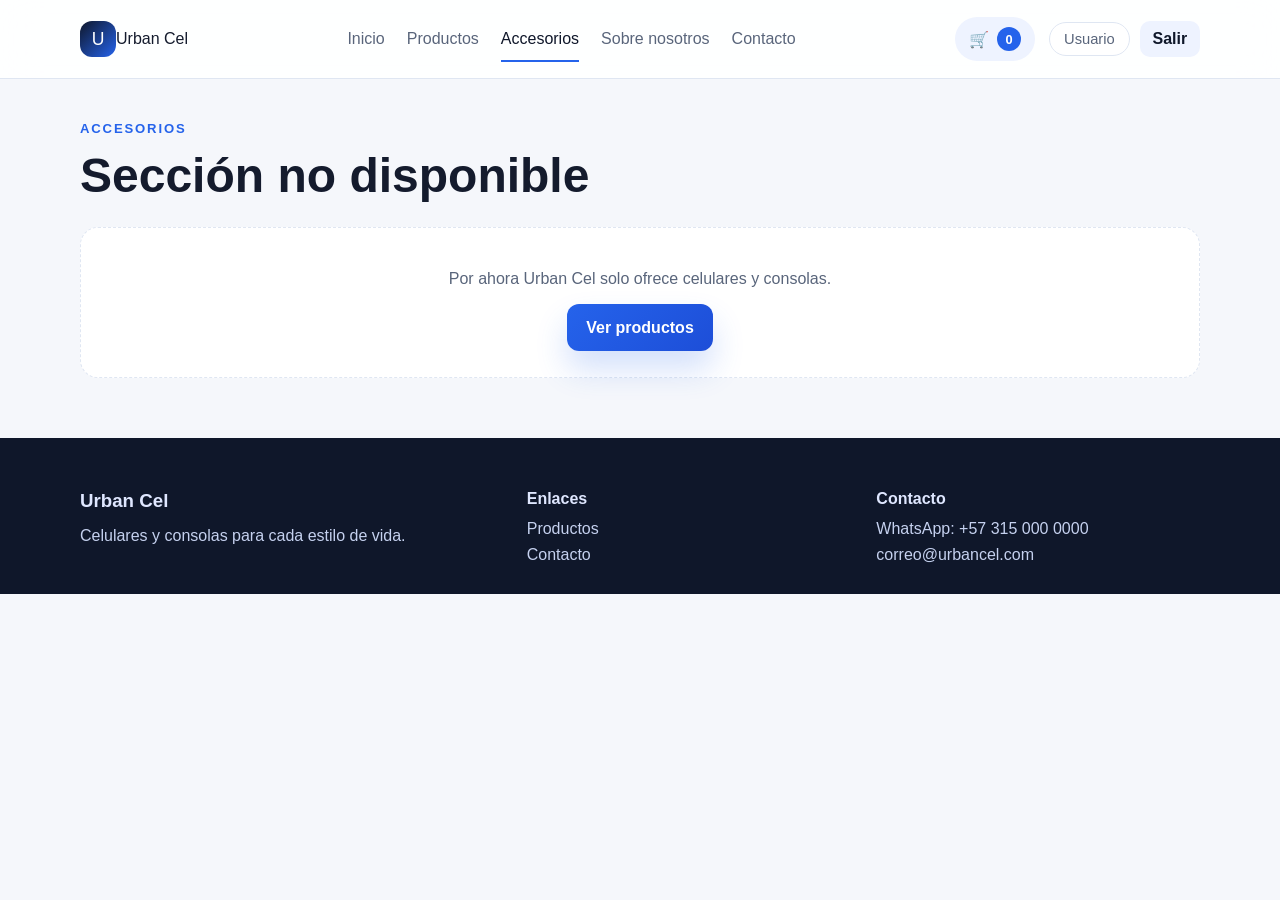
<file: accesorios.html>
<!DOCTYPE html>
<html lang="es">
  <head>
    <meta charset="UTF-8" />
    <meta name="viewport" content="width=device-width, initial-scale=1.0" />
    <title>Urban Cel | Accesorios</title>
    <link rel="stylesheet" href="css/style.css" />
  </head>
  <body>
    <header class="topbar">
      <div class="container nav-wrap">
        <a href="index.html" class="brand">
          <span class="brand-mark">U</span>
          <span>Urban Cel</span>
        </a>

        <nav class="main-nav">
          <a href="index.html">Inicio</a>
          <a href="productos.html">Productos</a>
          <a href="accesorios.html" class="active">Accesorios</a>
          <a href="nosotros.html">Sobre nosotros</a>
          <a href="contacto.html">Contacto</a>
        </nav>

        <div class="nav-actions">
          <a href="carrito.html" class="cart-link" aria-label="Carrito de compras">
            <span>🛒</span>
            <span class="cart-count" id="cartCount">0</span>
          </a>
          <div class="user-menu">
            <span class="user-pill" data-user-label>Usuario</span>
            <button class="btn btn-light btn-small" id="logoutBtn">Salir</button>
          </div>
        </div>
      </div>
    </header>

    <main class="page-main">
      <section class="container">
        <div class="page-header">
          <div>
            <p class="eyebrow">Accesorios</p>
            <h1>Sección no disponible</h1>
          </div>
        </div>
        <div class="empty-state">
          <p>Por ahora Urban Cel solo ofrece celulares y consolas.</p>
          <a href="productos.html" class="btn btn-primary">Ver productos</a>
        </div>
      </section>
    </main>

    <footer class="footer">
      <div class="container footer-grid">
        <div>
          <h3>Urban Cel</h3>
          <p>Celulares y consolas para cada estilo de vida.</p>
        </div>
        <div>
          <h4>Enlaces</h4>
          <ul>
            <li><a href="productos.html">Productos</a></li>
            <li><a href="contacto.html">Contacto</a></li>
          </ul>
        </div>
        <div>
          <h4>Contacto</h4>
          <ul>
            <li>WhatsApp: +57 315 000 0000</li>
            <li>correo@urbancel.com</li>
          </ul>
        </div>
      </div>
    </footer>

    <script src="js/login.js"></script>
  </body>
</html>
</file>
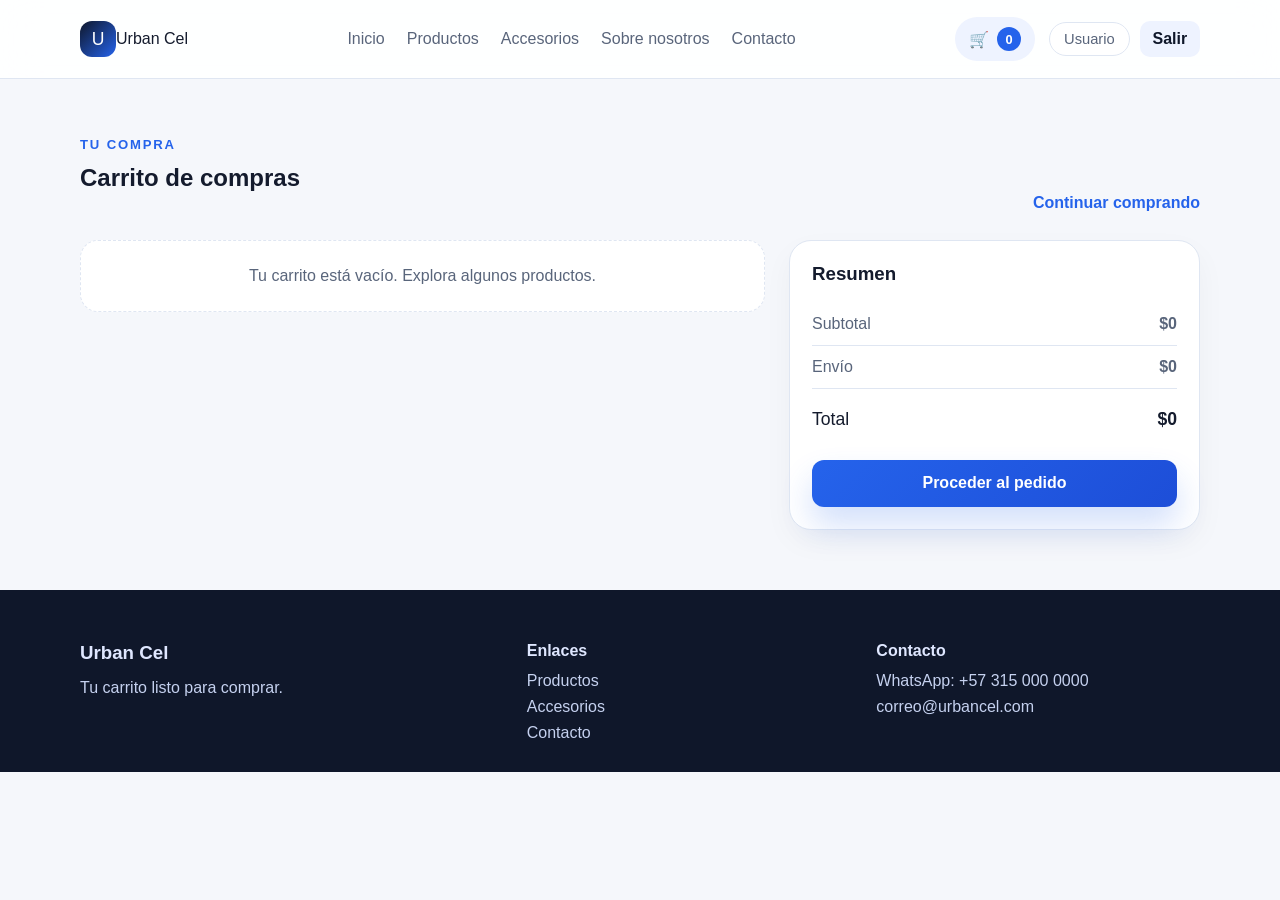
<file: carrito.html>
<!DOCTYPE html>
<html lang="es">
  <head>
    <meta charset="UTF-8" />
    <meta name="viewport" content="width=device-width, initial-scale=1.0" />
    <title>Urban Cel | Carrito</title>
    <link rel="stylesheet" href="css/style.css" />
  </head>
  <body>
    <header class="topbar"><div class="container nav-wrap"><a href="index.html" class="brand"><span class="brand-mark">U</span><span>Urban Cel</span></a><nav class="main-nav"><a href="index.html">Inicio</a><a href="productos.html">Productos</a><a href="accesorios.html">Accesorios</a><a href="nosotros.html">Sobre nosotros</a><a href="contacto.html">Contacto</a></nav><div class="nav-actions"><a href="carrito.html" class="cart-link" aria-label="Carrito de compras"><span>🛒</span><span class="cart-count" id="cartCount">0</span></a><div class="user-menu"><span class="user-pill" data-user-label>Usuario</span><button class="btn btn-light btn-small" id="logoutBtn">Salir</button></div></div></div></header>
    <main class="page-main"><section class="container cart-section"><div class="section-head"><div><p class="eyebrow">Tu compra</p><h1>Carrito de compras</h1></div><a href="productos.html" class="text-link">Continuar comprando</a></div><div class="cart-layout"><div id="cartItems" class="cart-items"></div><aside class="summary-card"><h3>Resumen</h3><div class="summary-row"><span>Subtotal</span><strong id="subtotalPrice">$0</strong></div><div class="summary-row"><span>Envío</span><strong>$0</strong></div><div class="summary-row total-row"><span>Total</span><strong id="totalPrice">$0</strong></div><button class="btn btn-primary btn-block" id="checkoutBtn">Proceder al pedido</button></aside></div></section></main>
    <footer class="footer"><div class="container footer-grid"><div><h3>Urban Cel</h3><p>Tu carrito listo para comprar.</p></div><div><h4>Enlaces</h4><ul><li><a href="productos.html">Productos</a></li><li><a href="accesorios.html">Accesorios</a></li><li><a href="contacto.html">Contacto</a></li></ul></div><div><h4>Contacto</h4><ul><li>WhatsApp: +57 315 000 0000</li><li>correo@urbancel.com</li></ul></div></div></footer>
    <script src="js/carrito.js?v=3"></script>
    <script src="js/login.js"></script>
  </body>
</html>
</file>
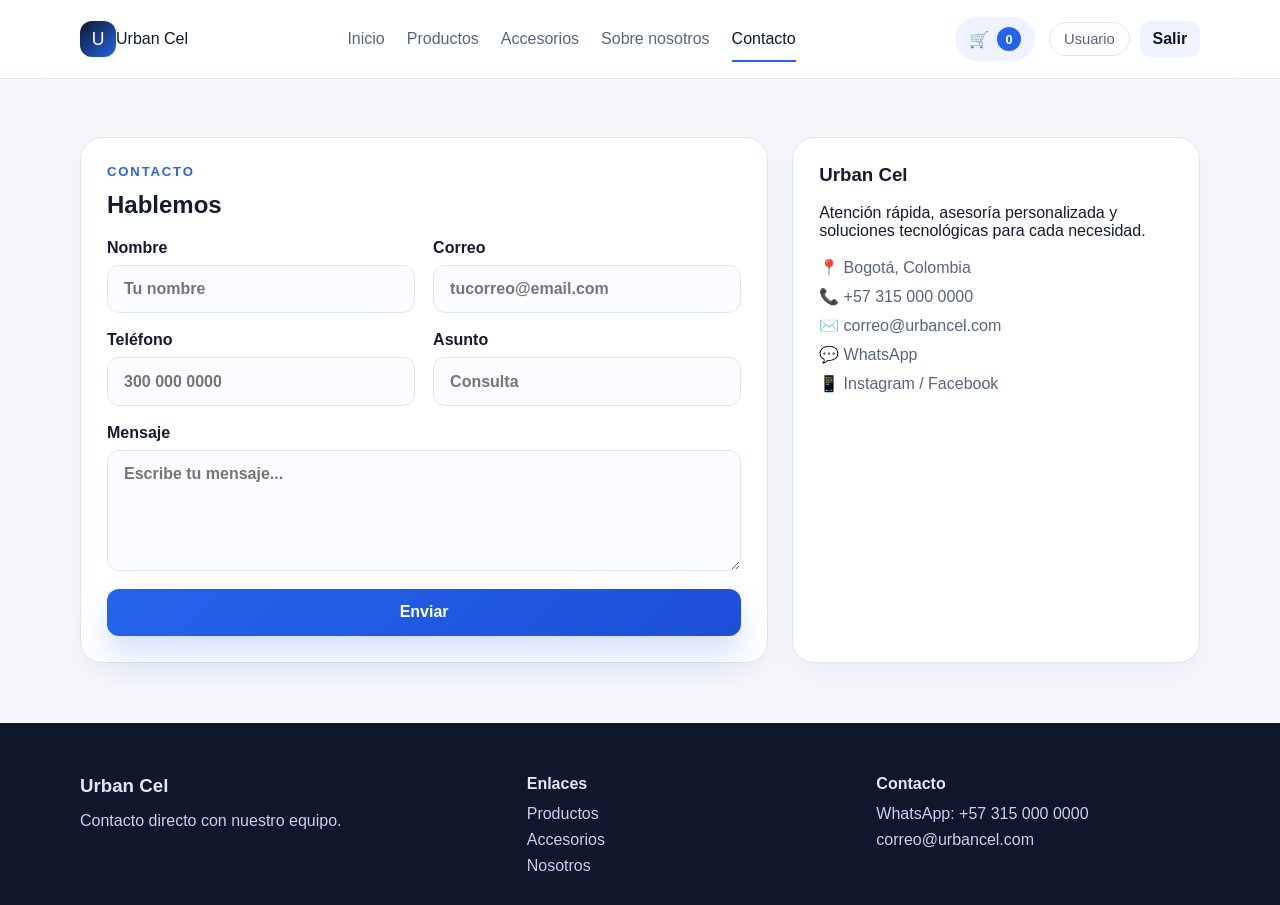
<file: contacto.html>
<!DOCTYPE html>
<html lang="es">
  <head>
    <meta charset="UTF-8" />
    <meta name="viewport" content="width=device-width, initial-scale=1.0" />
    <title>Urban Cel | Contacto</title>
    <link rel="stylesheet" href="css/style.css" />
  </head>
  <body>
    <header class="topbar">
      <div class="container nav-wrap">
        <a href="index.html" class="brand">
          <span class="brand-mark">U</span>
          <span>Urban Cel</span>
        </a>

        <nav class="main-nav">
          <a href="index.html">Inicio</a>
          <a href="productos.html">Productos</a>
          <a href="accesorios.html">Accesorios</a>
          <a href="nosotros.html">Sobre nosotros</a>
          <a href="contacto.html" class="active">Contacto</a>
        </nav>

        <div class="nav-actions">
          <a href="carrito.html" class="cart-link" aria-label="Carrito de compras">
            <span>🛒</span>
            <span class="cart-count" id="cartCount">0</span>
          </a>
          <div class="user-menu">
            <span class="user-pill" data-user-label>Usuario</span>
            <button class="btn btn-light btn-small" id="logoutBtn">Salir</button>
          </div>
        </div>
      </div>
    </header>

    <main class="page-main">
      <section class="container contact-section">
        <div class="contact-card">
          <p class="eyebrow">Contacto</p>
          <h1>Hablemos</h1>
          <form id="contactForm" class="contact-form">
            <div class="form-grid">
              <label>
                <span>Nombre</span>
                <input type="text" id="contactName" placeholder="Tu nombre" required />
              </label>
              <label>
                <span>Correo</span>
                <input type="email" id="contactEmail" placeholder="tucorreo@email.com" required />
              </label>
              <label>
                <span>Teléfono</span>
                <input type="tel" id="contactPhone" placeholder="300 000 0000" required />
              </label>
              <label>
                <span>Asunto</span>
                <input type="text" id="contactSubject" placeholder="Consulta" required />
              </label>
            </div>

            <label>
              <span>Mensaje</span>
              <textarea id="contactMessage" rows="5" placeholder="Escribe tu mensaje..." required></textarea>
            </label>

            <button type="submit" class="btn btn-primary">Enviar</button>
          </form>
        </div>

        <aside class="info-card">
          <h3>Urban Cel</h3>
          <p>Atención rápida, asesoría personalizada y soluciones tecnológicas para cada necesidad.</p>
          <ul>
            <li>📍 Bogotá, Colombia</li>
            <li>📞 +57 315 000 0000</li>
            <li>✉️ correo@urbancel.com</li>
            <li>💬 WhatsApp</li>
            <li>📱 Instagram / Facebook</li>
          </ul>
        </aside>
      </section>
    </main>

    <footer class="footer">
      <div class="container footer-grid">
        <div>
          <h3>Urban Cel</h3>
          <p>Contacto directo con nuestro equipo.</p>
        </div>
        <div>
          <h4>Enlaces</h4>
          <ul>
            <li><a href="productos.html">Productos</a></li>
            <li><a href="accesorios.html">Accesorios</a></li>
            <li><a href="nosotros.html">Nosotros</a></li>
          </ul>
        </div>
        <div>
          <h4>Contacto</h4>
          <ul>
            <li>WhatsApp: +57 315 000 0000</li>
            <li>correo@urbancel.com</li>
          </ul>
        </div>
      </div>
    </footer>

    <script src="js/login.js"></script>
  </body>
</html>
</file>
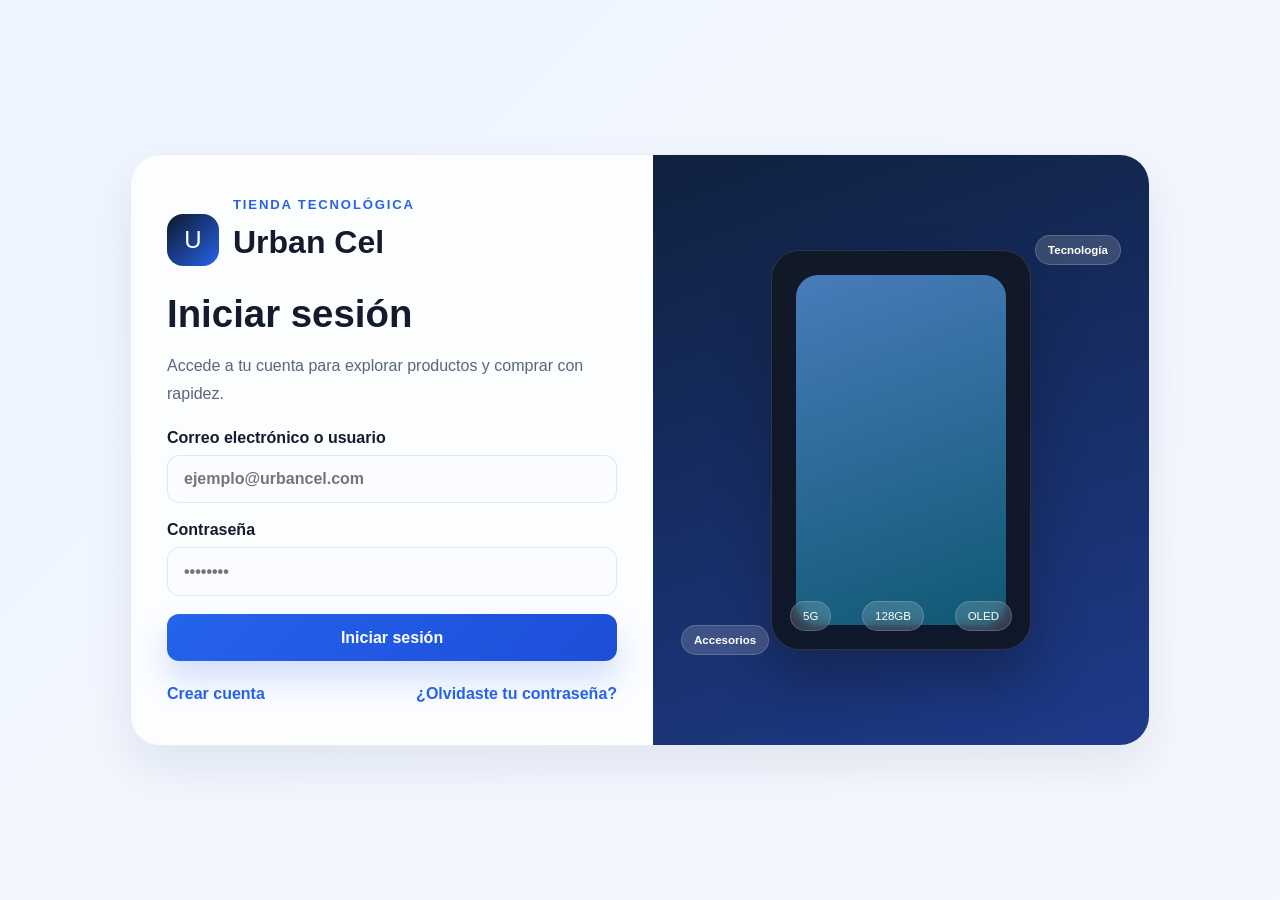
<file: login.html>
<!DOCTYPE html>
<html lang="es">
  <head>
    <meta charset="UTF-8" />
    <meta name="viewport" content="width=device-width, initial-scale=1.0" />
    <title>Urban Cel | Iniciar sesión</title>
    <link rel="stylesheet" href="css/style.css" />
  </head>
  <body class="auth-page">
    <div class="auth-shell">
      <div class="auth-card">
        <div class="brand-block">
          <div class="brand-mark">U</div>
          <div>
            <p class="eyebrow">Tienda tecnológica</p>
            <h1>Urban Cel</h1>
          </div>
        </div>

        <h2>Iniciar sesión</h2>
        <p class="subtext">Accede a tu cuenta para explorar productos y comprar con rapidez.</p>

        <form id="loginForm" class="auth-form" novalidate>
          <label>
            <span>Correo electrónico o usuario</span>
            <input id="email" type="email" placeholder="ejemplo@urbancel.com" required />
          </label>

          <label>
            <span>Contraseña</span>
            <input id="password" type="password" placeholder="••••••••" required />
          </label>

          <button type="submit" class="btn btn-primary btn-block">Iniciar sesión</button>
        </form>

        <div class="auth-links">
          <button type="button" class="link-btn" id="createAccountBtn">Crear cuenta</button>
          <button type="button" class="link-btn" id="recoverPasswordBtn">¿Olvidaste tu contraseña?</button>
        </div>
      </div>

      <div class="auth-visual">
        <div class="phone-card">
          <div class="mini-surface"></div>
          <div class="mini-badges">
            <span>5G</span>
            <span>128GB</span>
            <span>OLED</span>
          </div>
        </div>
        <div class="floating-tag tag-one">Tecnología</div>
        <div class="floating-tag tag-two">Accesorios</div>
      </div>
    </div>

    <script src="js/login.js"></script>
  </body>
</html>
</file>
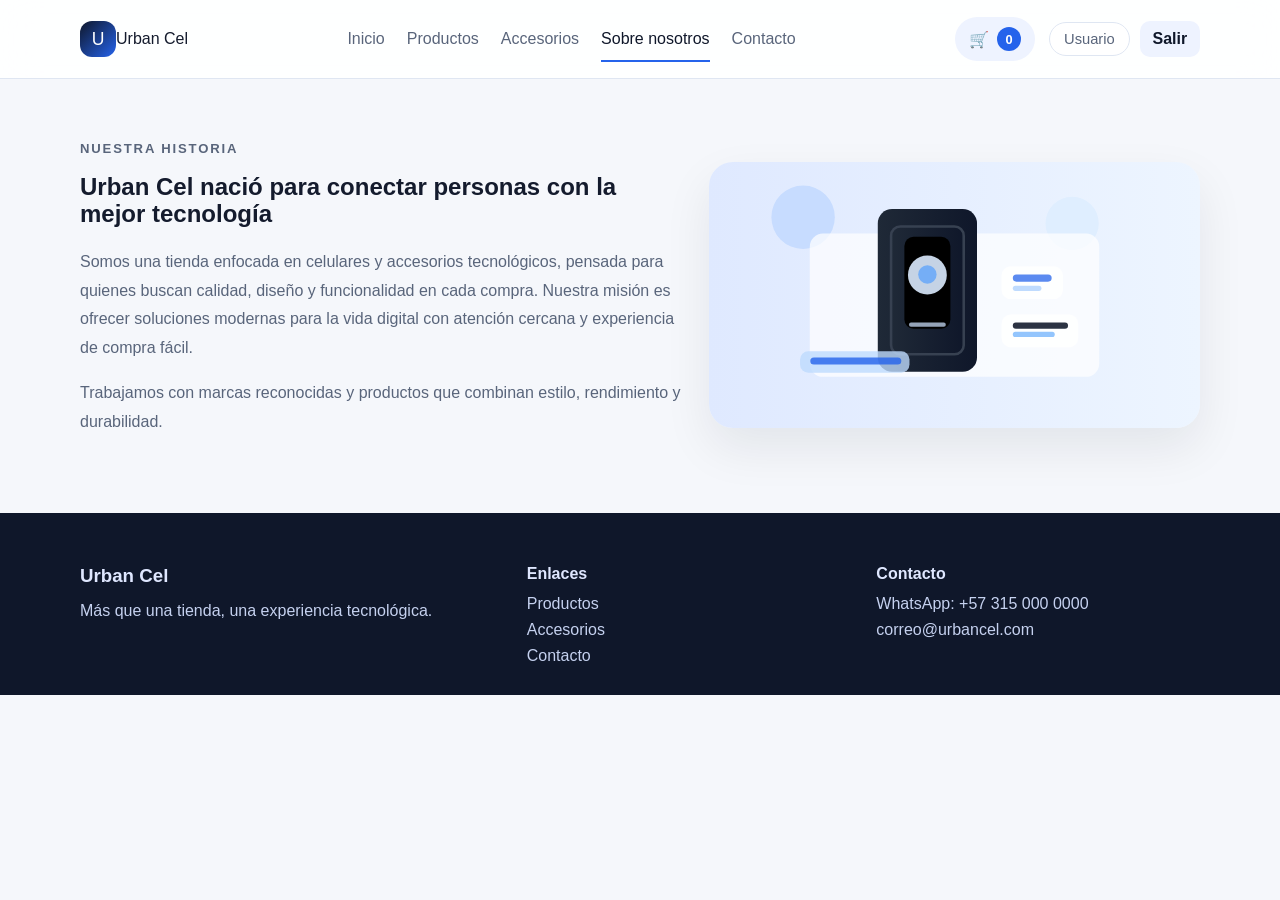
<file: nosotros.html>
<!DOCTYPE html>
<html lang="es">
  <head>
    <meta charset="UTF-8" />
    <meta name="viewport" content="width=device-width, initial-scale=1.0" />
    <title>Urban Cel | Sobre nosotros</title>
    <link rel="stylesheet" href="css/style.css" />
  </head>
  <body>
    <header class="topbar">
      <div class="container nav-wrap">
        <a href="index.html" class="brand">
          <span class="brand-mark">U</span>
          <span>Urban Cel</span>
        </a>

        <nav class="main-nav">
          <a href="index.html">Inicio</a>
          <a href="productos.html">Productos</a>
          <a href="accesorios.html">Accesorios</a>
          <a href="nosotros.html" class="active">Sobre nosotros</a>
          <a href="contacto.html">Contacto</a>
        </nav>

        <div class="nav-actions">
          <a href="carrito.html" class="cart-link" aria-label="Carrito de compras">
            <span>🛒</span>
            <span class="cart-count" id="cartCount">0</span>
          </a>
          <div class="user-menu">
            <span class="user-pill" data-user-label>Usuario</span>
            <button class="btn btn-light btn-small" id="logoutBtn">Salir</button>
          </div>
        </div>
      </div>
    </header>

    <main class="page-main">
      <section class="container about-section">
        <div class="about-copy">
          <p class="eyebrow">Nuestra historia</p>
          <h1>Urban Cel nació para conectar personas con la mejor tecnología</h1>
          <p>
            Somos una tienda enfocada en celulares y accesorios tecnológicos, pensada para
            quienes buscan calidad, diseño y funcionalidad en cada compra. Nuestra misión es ofrecer
            soluciones modernas para la vida digital con atención cercana y experiencia de compra fácil.
          </p>
          <p>
            Trabajamos con marcas reconocidas y productos que combinan estilo, rendimiento y durabilidad.
          </p>
        </div>

        <div class="about-visual">
          <img src="img/banner/store-banner.svg" alt="Tienda Urban Cel" />
        </div>
      </section>
    </main>

    <footer class="footer">
      <div class="container footer-grid">
        <div>
          <h3>Urban Cel</h3>
          <p>Más que una tienda, una experiencia tecnológica.</p>
        </div>
        <div>
          <h4>Enlaces</h4>
          <ul>
            <li><a href="productos.html">Productos</a></li>
            <li><a href="accesorios.html">Accesorios</a></li>
            <li><a href="contacto.html">Contacto</a></li>
          </ul>
        </div>
        <div>
          <h4>Contacto</h4>
          <ul>
            <li>WhatsApp: +57 315 000 0000</li>
            <li>correo@urbancel.com</li>
          </ul>
        </div>
      </div>
    </footer>

    <script src="js/login.js"></script>
  </body>
</html>
</file>
<file: css/style.css>
* {
  box-sizing: border-box;
}

:root {
  --bg: #f5f7fb;
  --panel: #ffffff;
  --panel-soft: #eef3ff;
  --text: #141b2d;
  --muted: #59657b;
  --line: #dfe6f2;
  --primary: #0f172a;
  --secondary: #2563eb;
  --accent: #f59e0b;
  --green: #16a34a;
  --danger: #dc2626;
  --shadow: 0 20px 48px rgba(15, 23, 42, 0.08);
}

html {
  scroll-behavior: smooth;
}

body {
  margin: 0;
  font-family: Arial, Helvetica, sans-serif;
  background: var(--bg);
  color: var(--text);
}

a {
  color: inherit;
  text-decoration: none;
}

img {
  display: block;
  max-width: 100%;
}

button,
input,
textarea {
  font: inherit;
}

.container {
  width: min(1120px, calc(100% - 32px));
  margin: 0 auto;
}

.topbar {
  background: rgba(255, 255, 255, 0.9);
  border-bottom: 1px solid var(--line);
  backdrop-filter: blur(18px);
  position: sticky;
  top: 0;
  z-index: 20;
}

.nav-wrap {
  display: flex;
  align-items: center;
  justify-content: space-between;
  min-height: 78px;
  gap: 24px;
}

.brand {
  display: inline-flex;
  align-items: center;
  justify-content: center;
  line-height: 0;
  text-decoration: none;
}

.brand-logo {
  width: 260px;
  max-width: 100%;
  height: auto;
  display: block;
  object-fit: contain;
}

.brand-mark {
  width: 36px;
  height: 36px;
  border-radius: 12px;
  background: linear-gradient(135deg, #0f172a, #2563eb);
  color: white;
  display: inline-flex;
  align-items: center;
  justify-content: center;
  font-size: 1.1rem;
}

.main-nav {
  display: flex;
  align-items: center;
  gap: 22px;
  color: var(--muted);
  flex-wrap: wrap;
}

.main-nav a {
  position: relative;
  padding: 8px 0;
}

.main-nav a.active,
.main-nav a:hover {
  color: var(--primary);
}

.main-nav a.active::after,
.main-nav a:hover::after {
  content: "";
  position: absolute;
  left: 0;
  right: 0;
  bottom: -6px;
  height: 2px;
  background: var(--secondary);
}

.nav-actions {
  display: flex;
  align-items: center;
  gap: 14px;
}

.cart-link {
  display: inline-flex;
  align-items: center;
  gap: 8px;
  padding: 10px 14px;
  border-radius: 999px;
  background: var(--panel-soft);
  color: var(--primary);
  font-weight: 700;
}

.cart-count {
  min-width: 24px;
  height: 24px;
  border-radius: 999px;
  display: inline-flex;
  align-items: center;
  justify-content: center;
  background: var(--secondary);
  color: white;
  font-size: 0.8rem;
}

.user-menu {
  display: flex;
  align-items: center;
  gap: 10px;
}

.user-pill {
  padding: 8px 14px;
  border: 1px solid var(--line);
  background: white;
  border-radius: 999px;
  color: var(--muted);
  font-size: 0.92rem;
}

.btn {
  border: none;
  border-radius: 12px;
  padding: 0.9rem 1.2rem;
  cursor: pointer;
  transition: 0.2s ease;
  display: inline-flex;
  align-items: center;
  justify-content: center;
  font-weight: 700;
}

.btn:hover {
  transform: translateY(-1px);
}

.btn-primary {
  background: linear-gradient(135deg, var(--secondary), #1d4ed8);
  color: white;
  box-shadow: 0 18px 32px rgba(37, 99, 235, 0.2);
}

.btn-secondary {
  background: white;
  color: var(--secondary);
  border: 1px solid rgba(37, 99, 235, 0.2);
}

.btn-light {
  background: var(--panel-soft);
  color: var(--primary);
}

.btn-small {
  padding: 0.55rem 0.8rem;
  border-radius: 10px;
}

.btn-block {
  width: 100%;
}

.hero {
  padding: 54px 0 30px;
  background: linear-gradient(180deg, #eef5ff 0%, #f8fbff 100%);
}

.hero-grid {
  display: grid;
  grid-template-columns: 1.1fr 0.9fr;
  gap: 32px;
  align-items: center;
}

.eyebrow {
  margin: 0 0 12px;
  color: var(--secondary);
  font-size: 0.82rem;
  letter-spacing: 0.14em;
  text-transform: uppercase;
  font-weight: 800;
}

h1, h2, h3, h4 {
  margin-top: 0;
  line-height: 1.15;
}

.hero-copy h1 {
  font-size: clamp(2.4rem, 5vw, 4.1rem);
  margin-bottom: 16px;
}

.hero-copy p {
  font-size: 1.1rem;
  color: var(--muted);
  line-height: 1.7;
}

.hero-actions {
  display: flex;
  flex-wrap: wrap;
  gap: 14px;
  margin-top: 28px;
}

.hero-stats {
  display: flex;
  gap: 26px;
  margin-top: 28px;
  flex-wrap: wrap;
}

.hero-stats div {
  min-width: 110px;
}

.hero-stats strong {
  display: block;
  font-size: 1.5rem;
  margin-bottom: 4px;
}

.hero-stats span {
  color: var(--muted);
  font-size: 0.95rem;
}

.hero-visual {
  display: flex;
  justify-content: center;
  align-items: center;
  min-height: 450px;
}

.device-showcase {
  position: relative;
  width: min(430px, 85%);
  height: 420px;
  border-radius: 32px;
  background: linear-gradient(160deg, #dfeafe, #eff6ff 50%, #dbeafe);
  border: 1px solid rgba(37, 99, 235, 0.08);
  box-shadow: var(--shadow);
}

.phone-frame {
  position: absolute;
  right: 50px;
  top: 60px;
  width: 220px;
  height: 290px;
  border-radius: 26px;
  background: linear-gradient(180deg, #111827, #1f2937);
  box-shadow: inset 0 0 0 8px rgba(148, 163, 184, 0.22);
}

.screen-glow {
  position: absolute;
  inset: 24px;
  border-radius: 18px;
  background: radial-gradient(circle at top, rgba(96, 165, 250, 0.95), transparent 35%),
    linear-gradient(180deg, rgba(15, 118, 110, 0.9), rgba(30, 41, 59, 0.92));
}

.floating-card {
  position: absolute;
  display: flex;
  flex-direction: column;
  gap: 4px;
  padding: 15px 18px;
  background: rgba(255, 255, 255, 0.92);
  border: 1px solid rgba(148, 163, 184, 0.2);
  border-radius: 18px;
  box-shadow: 0 20px 35px rgba(37, 99, 235, 0.12);
}

.floating-card span {
  color: var(--muted);
  font-size: 0.78rem;
}

.floating-card strong {
  font-size: 1.1rem;
}

.card-one {
  left: 28px;
  bottom: 58px;
}

.card-two {
  right: 18px;
  top: 18px;
}

.section {
  padding: 72px 0;
}

.section-alt {
  background: #f0f7ff;
}

.section-head {
  display: flex;
  align-items: end;
  justify-content: space-between;
  gap: 18px;
  margin-bottom: 28px;
}

.section-head.centered {
  justify-content: center;
  text-align: center;
}

.section-head h2 {
  margin-bottom: 0;
  font-size: clamp(1.8rem, 3vw, 2.5rem);
}

.text-link {
  color: var(--secondary);
  font-weight: 700;
}

.product-grid {
  display: grid;
  grid-template-columns: repeat(4, minmax(0, 1fr));
  gap: 22px;
}

.product-card {
  background: white;
  border: 1px solid var(--line);
  border-radius: 22px;
  overflow: hidden;
  box-shadow: 0 12px 30px rgba(15, 23, 42, 0.04);
}

.product-image {
  height: 210px;
  background: linear-gradient(135deg, #eaf1ff, #f9fbff);
  display: flex;
  align-items: center;
  justify-content: center;
  font-size: 4.5rem;
}

.product-body {
  padding: 18px 18px 20px;
}

.product-topline {
  display: flex;
  align-items: center;
  justify-content: space-between;
  gap: 8px;
  margin-bottom: 10px;
}

.product-tag {
  display: inline-flex;
  padding: 6px 10px;
  background: var(--panel-soft);
  border-radius: 999px;
  color: var(--secondary);
  font-size: 0.72rem;
  font-weight: 700;
}

.product-rating {
  color: var(--accent);
  font-weight: 700;
  font-size: 0.9rem;
}

.product-card h3 {
  margin: 0 0 10px;
  font-size: 1.2rem;
}

.product-desc {
  color: var(--muted);
  margin: 0 0 16px;
  line-height: 1.6;
}

.product-meta {
  display: flex;
  align-items: center;
  justify-content: space-between;
  gap: 10px;
  margin-top: auto;
}

.product-price {
  font-size: 1.5rem;
  font-weight: 800;
}

.product-card .btn {
  width: auto;
  padding: 0.7rem 0.9rem;
}

.filter-bar {
  display: flex;
  flex-wrap: wrap;
  gap: 12px;
  margin: 0 0 28px;
}

.filter-btn {
  padding: 10px 16px;
  border: 1px solid var(--line);
  background: white;
  color: var(--muted);
  border-radius: 999px;
  cursor: pointer;
  font-weight: 700;
}

.filter-btn.active {
  background: var(--primary);
  color: white;
  border-color: var(--primary);
}

.page-main {
  padding: 42px 0 60px;
}

.page-header {
  margin-bottom: 24px;
}

.page-header h1 {
  margin-bottom: 0;
  font-size: clamp(2rem, 4vw, 3rem);
}

.cart-section,
.contact-section,
.about-section {
  padding-top: 16px;
}

.cart-layout {
  display: grid;
  grid-template-columns: 1.5fr 0.9fr;
  gap: 24px;
  align-items: start;
}

.cart-items {
  display: grid;
  gap: 16px;
}

.cart-item {
  display: grid;
  grid-template-columns: 104px 1fr auto;
  gap: 18px;
  background: white;
  border: 1px solid var(--line);
  border-radius: 20px;
  padding: 16px;
  align-items: center;
}

.cart-item-thumb {
  width: 104px;
  height: 104px;
  border-radius: 16px;
  background: linear-gradient(135deg, #eff6ff, #e0f2fe);
  display: flex;
  align-items: center;
  justify-content: center;
  font-size: 2.4rem;
}

.cart-item h3 {
  margin: 0 0 6px;
}

.cart-item p {
  margin: 0;
  color: var(--muted);
}

.cart-item-controls {
  display: flex;
  align-items: center;
  gap: 8px;
  margin-top: 12px;
}

.qty-btn {
  width: 32px;
  height: 32px;
  border-radius: 10px;
  border: 1px solid var(--line);
  background: white;
  cursor: pointer;
  font-weight: 700;
}

.qty-value {
  min-width: 36px;
  text-align: center;
  font-weight: 700;
}

.cart-item-price {
  text-align: right;
  font-size: 1.15rem;
  font-weight: 800;
}

.summary-card,
.contact-card,
.info-card,
.feature-card {
  background: white;
  border: 1px solid var(--line);
  border-radius: 22px;
  box-shadow: 0 12px 30px rgba(15, 23, 42, 0.04);
}

.summary-card {
  padding: 22px;
}

.summary-row {
  display: flex;
  align-items: center;
  justify-content: space-between;
  gap: 10px;
  padding: 12px 0;
  border-bottom: 1px solid var(--line);
  color: var(--muted);
}

.total-row {
  margin-top: 8px;
  border-bottom: none;
  color: var(--text);
  font-size: 1.1rem;
}

.summary-card .btn {
  margin-top: 18px;
}

.contact-section {
  display: grid;
  grid-template-columns: 1.35fr 0.8fr;
  gap: 24px;
}

.contact-card,
.info-card {
  padding: 26px;
}

.contact-form {
  display: grid;
  gap: 18px;
}

.form-grid {
  display: grid;
  grid-template-columns: repeat(2, minmax(0, 1fr));
  gap: 18px;
}

label {
  display: grid;
  gap: 8px;
  font-weight: 700;
  color: var(--text);
}

input,
textarea {
  width: 100%;
  border: 1px solid var(--line);
  background: #fbfcff;
  border-radius: 12px;
  padding: 0.9rem 1rem;
  color: var(--text);
}

textarea {
  resize: vertical;
  min-height: 120px;
}

.info-card ul {
  list-style: none;
  padding: 0;
  margin: 18px 0 0;
  display: grid;
  gap: 10px;
  color: var(--muted);
}

.about-section {
  display: grid;
  grid-template-columns: 1.1fr 0.9fr;
  gap: 28px;
  align-items: center;
}

.about-copy p {
  color: var(--muted);
  line-height: 1.8;
}

.about-visual img {
  width: 100%;
  border-radius: 24px;
  box-shadow: var(--shadow);
}

.feature-grid {
  display: grid;
  grid-template-columns: repeat(3, minmax(0, 1fr));
  gap: 22px;
}

.feature-card {
  padding: 28px 22px;
  text-align: center;
}

.feature-icon {
  font-size: 2.3rem;
  margin-bottom: 14px;
}

.feature-card p {
  color: var(--muted);
  line-height: 1.7;
}

.footer {
  background: #0f172a;
  color: #dfe7ff;
  padding: 52px 0 30px;
}

.footer-grid {
  display: grid;
  grid-template-columns: 1.3fr 1fr 1fr;
  gap: 26px;
}

.footer h3,
.footer h4 {
  margin-bottom: 12px;
}

.footer p,
.footer li,
.footer a {
  color: #c5d1ef;
}

.footer ul {
  list-style: none;
  padding: 0;
  margin: 0;
  display: grid;
  gap: 8px;
}

.auth-page {
  min-height: 100vh;
  display: grid;
  place-items: center;
  background: linear-gradient(135deg, #eef5ff 0%, #f5f7ff 100%);
}

.auth-shell {
  width: min(1020px, calc(100% - 28px));
  background: rgba(255, 255, 255, 0.75);
  border: 1px solid rgba(148, 163, 184, 0.18);
  border-radius: 30px;
  box-shadow: var(--shadow);
  display: grid;
  grid-template-columns: 1fr 0.95fr;
  overflow: hidden;
}

.auth-card {
  padding: 42px 36px;
}

.brand-block {
  display: flex;
  align-items: center;
  gap: 14px;
  margin-bottom: 10px;
}

.brand-block .brand-mark {
  width: 52px;
  height: 52px;
  border-radius: 16px;
  font-size: 1.5rem;
}

.auth-card h2 {
  font-size: clamp(1.9rem, 3vw, 2.6rem);
  margin-bottom: 10px;
}

.subtext {
  color: var(--muted);
  margin-bottom: 22px;
  line-height: 1.7;
}

.auth-form {
  display: grid;
  gap: 18px;
}

.auth-links {
  display: flex;
  justify-content: space-between;
  gap: 12px;
  margin-top: 24px;
  flex-wrap: wrap;
}

.link-btn {
  border: none;
  background: transparent;
  color: var(--secondary);
  cursor: pointer;
  font-weight: 700;
  padding: 0;
}

.auth-visual {
  background: linear-gradient(160deg, #10213f 0%, #1e3a8a 100%);
  position: relative;
  display: flex;
  align-items: center;
  justify-content: center;
  min-height: 540px;
}

.phone-card {
  position: relative;
  width: 260px;
  height: 400px;
  border-radius: 28px;
  background: linear-gradient(180deg, #111827, #0f172a);
  border: 1px solid rgba(255, 255, 255, 0.12);
  box-shadow: 0 30px 50px rgba(15, 23, 42, 0.4);
  overflow: hidden;
}

.mini-surface {
  position: absolute;
  inset: 24px;
  border-radius: 22px;
  background: linear-gradient(160deg, rgba(96, 165, 250, 0.7), rgba(14, 116, 144, 0.7));
}

.mini-badges {
  position: absolute;
  left: 18px;
  right: 18px;
  bottom: 18px;
  display: flex;
  justify-content: space-between;
  gap: 10px;
}

.mini-badges span,
.floating-tag {
  background: rgba(255, 255, 255, 0.16);
  color: white;
  border: 1px solid rgba(255, 255, 255, 0.18);
  border-radius: 999px;
  padding: 8px 12px;
  font-size: 0.72rem;
  backdrop-filter: blur(6px);
}

.floating-tag {
  position: absolute;
  font-weight: 700;
}

.tag-one {
  top: 80px;
  right: 28px;
}

.tag-two {
  bottom: 90px;
  left: 28px;
}

.empty-state {
  background: white;
  border: 1px dashed var(--line);
  border-radius: 18px;
  padding: 26px;
  text-align: center;
  color: var(--muted);
}

@media (max-width: 980px) {
  .product-grid,
  .feature-grid,
  .contact-section,
  .about-section,
  .cart-layout,
  .auth-shell,
  .hero-grid,
  .footer-grid {
    grid-template-columns: 1fr;
  }

  .main-nav {
    display: none;
  }

  .filter-bar {
    overflow-x: auto;
    flex-wrap: nowrap;
    padding-bottom: 8px;
  }
}

@media (max-width: 640px) {
  .product-grid {
    grid-template-columns: 1fr;
  }

  .form-grid {
    grid-template-columns: 1fr;
  }

  .nav-wrap {
    min-height: 68px;
  }

  .auth-card {
    padding: 28px 20px;
  }

  .cart-item {
    grid-template-columns: 1fr;
  }

  .brand-logo {
    width: 180px;
  }
}
</file>
